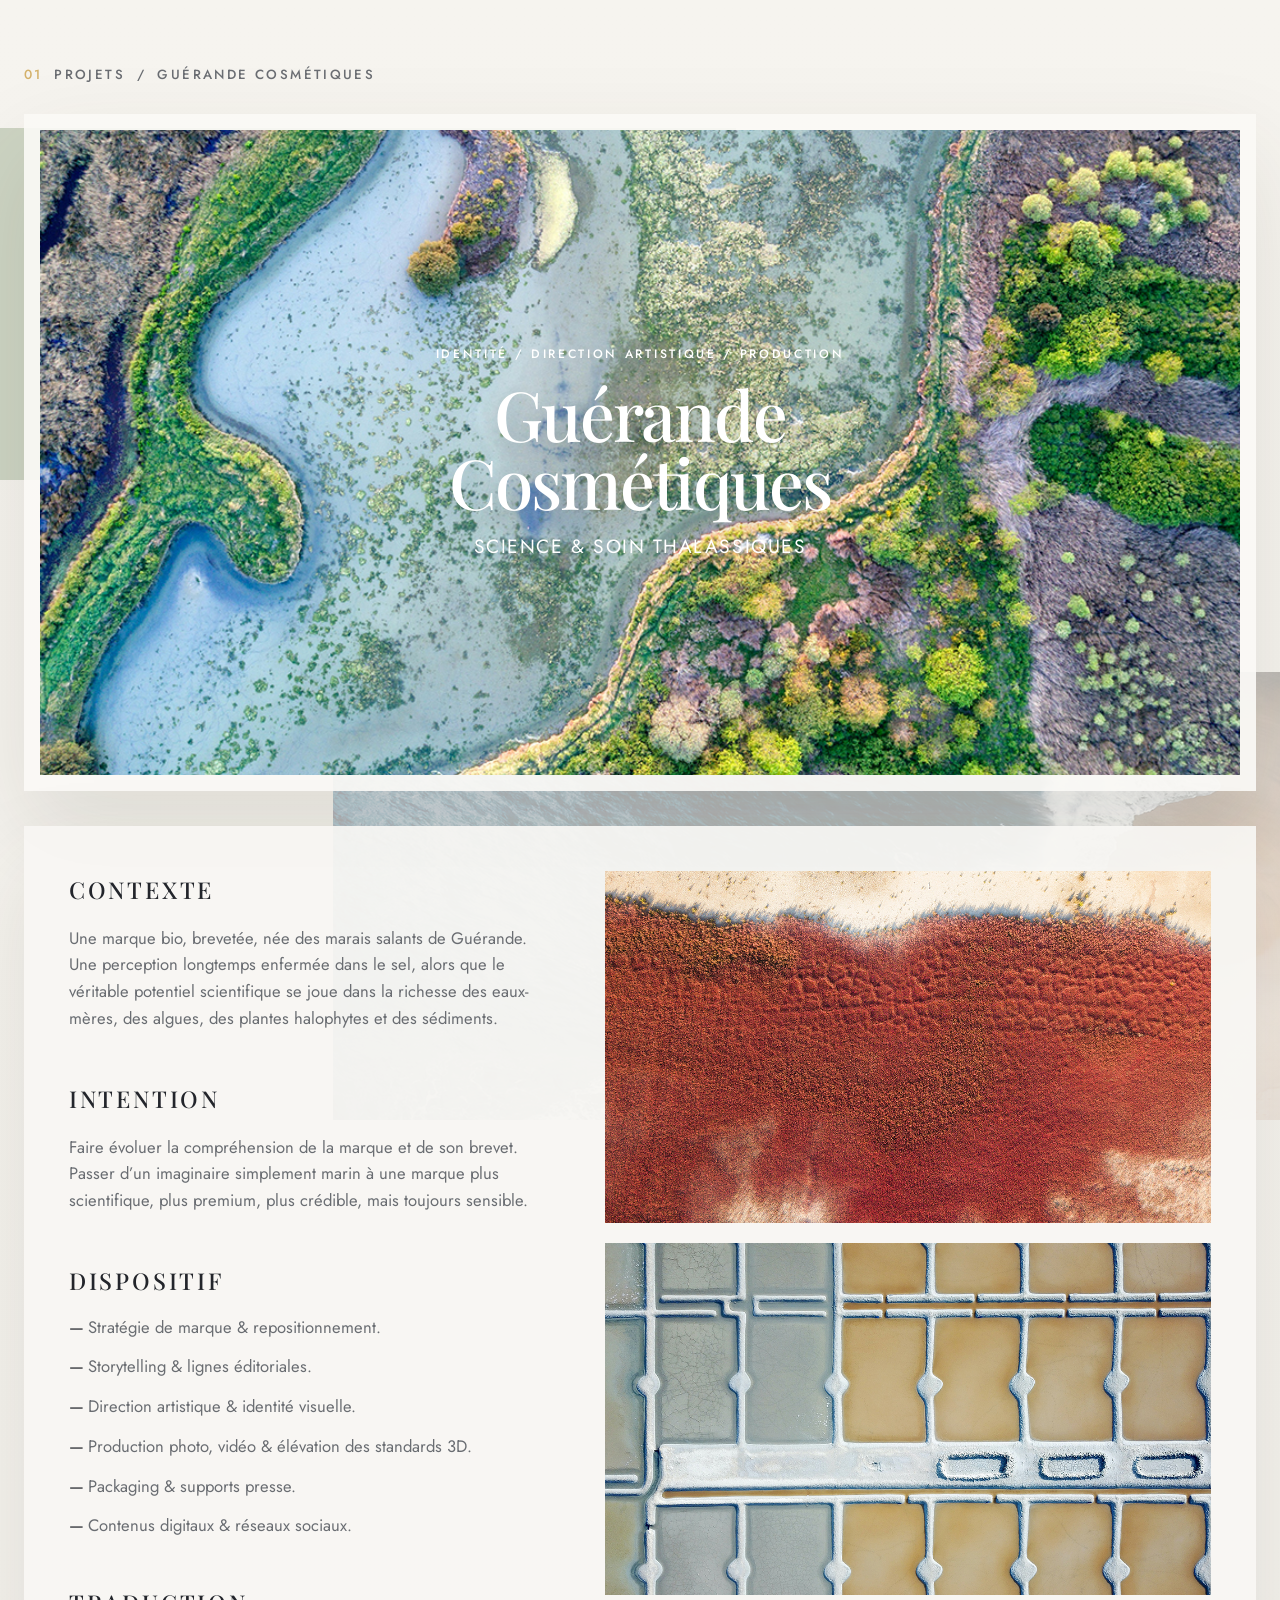
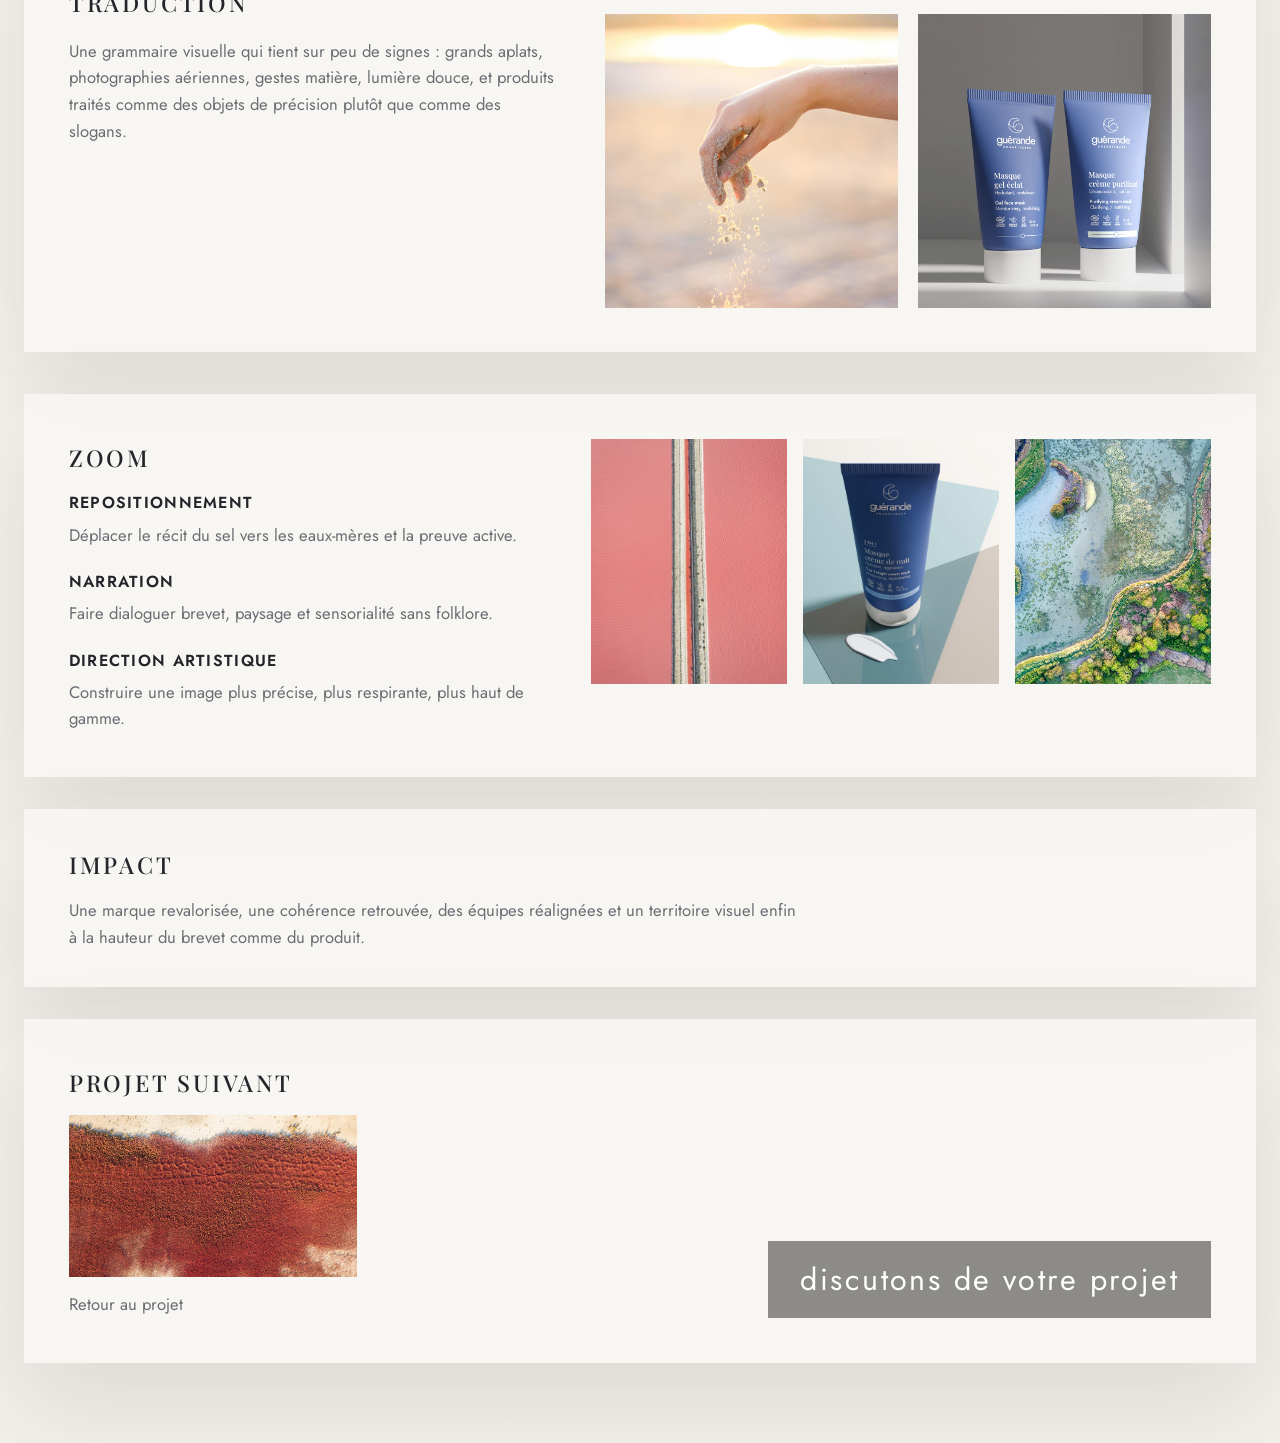
<file: index.html>
<!DOCTYPE html>
<html lang="fr">
<head>
    <meta charset="UTF-8">
    <meta name="viewport" content="width=device-width, initial-scale=1.0">
    <title>Projet — Guérande Cosmétiques | Baco.work</title>
    <meta
        name="description"
        content="Page projet Guérande Cosmétiques, pensée comme une étude de cas portfolio, entre territoire, repositionnement et direction artistique."
    >
    <link rel="preconnect" href="https://fonts.googleapis.com">
    <link rel="preconnect" href="https://fonts.gstatic.com" crossorigin>
    <link href="https://fonts.googleapis.com/css2?family=Jost:wght@300;400;500;600&family=Playfair+Display:ital,wght@0,500;0,600;1,500&display=swap" rel="stylesheet">
    <link rel="stylesheet" href="style.css">
</head>
<body>
    <div class="ambient ambient--top" aria-hidden="true"></div>
    <div class="ambient ambient--bottom" aria-hidden="true"></div>

    <main class="project-page" id="top">
        <nav class="breadcrumb reveal">
            <span class="project-index">01</span>
            <span>PROJETS</span>
            <span>/</span>
            <span>GUÉRANDE COSMÉTIQUES</span>
        </nav>

        <header class="hero-panel reveal">
            <figure class="hero-media">
                <img
                    src="media/olivier-mesnage-x0_WocZ0Cjw-unsplash.jpg"
                    alt="Vue aérienne des marais salants aux teintes minérales et végétales."
                    loading="eager"
                >
                <figcaption class="hero-copy">
                    <p class="project-tags">IDENTITÉ / DIRECTION ARTISTIQUE / PRODUCTION</p>
                    <h1>Guérande Cosmétiques</h1>
                    <p class="project-baseline">Science &amp; soin thalassiques</p>
                </figcaption>
            </figure>
        </header>

        <section class="project-content">
            <div class="content-left">
                <article class="text-block reveal">
                    <h2>CONTEXTE</h2>
                    <p>
                        Une marque bio, brevetée, née des marais salants de Guérande.
                        Une perception longtemps enfermée dans le sel, alors que le
                        véritable potentiel scientifique se joue dans la richesse des
                        eaux-mères, des algues, des plantes halophytes et des sédiments.
                    </p>
                </article>

                <article class="text-block reveal">
                    <h2>INTENTION</h2>
                    <p>
                        Faire évoluer la compréhension de la marque et de son brevet.
                        Passer d’un imaginaire simplement marin à une marque plus
                        scientifique, plus premium, plus crédible, mais toujours sensible.
                    </p>
                </article>

                <article class="text-block reveal">
                    <h2>DISPOSITIF</h2>
                    <ul class="detail-list">
                        <li>Stratégie de marque & repositionnement.</li>
                        <li>Storytelling & lignes éditoriales.</li>
                        <li>Direction artistique & identité visuelle.</li>
                        <li>Production photo, vidéo & élévation des standards 3D.</li>
                        <li>Packaging & supports presse.</li>
                        <li>Contenus digitaux & réseaux sociaux.</li>
                    </ul>
                </article>

                <article class="text-block reveal">
                    <h2>TRADUCTION</h2>
                    <p>
                        Une grammaire visuelle qui tient sur peu de signes&nbsp;:
                        grands aplats, photographies aériennes, gestes matière,
                        lumière douce, et produits traités comme des objets de
                        précision plutôt que comme des slogans.
                    </p>
                </article>
            </div>

            <div class="content-right">
                <figure class="media-card media-card--wide reveal">
                    <img
                        src="media/olivier-mesnage-NhIEeoj_h-Y-unsplash.jpg"
                        alt="Vue aérienne d'une salicorne rouge formant une nappe dense contre une bande claire."
                        loading="lazy"
                    >
                </figure>

                <figure class="media-card media-card--wide reveal">
                    <img
                        src="media/olivier-mesnage-g-5t3sQTARA-unsplash.jpg"
                        alt="Détail graphique des marais salants, entre lignes minérales et bassins ocre."
                        loading="lazy"
                    >
                </figure>

                <div class="media-row reveal">
                    <figure class="media-card media-card--square">
                        <img
                            src="media/meghan-schiereck-Kn_j6xTPuYA-unsplash.jpg"
                            alt="Main laissant filer du sable dans une lumière dorée."
                            loading="lazy"
                        >
                    </figure>
                    <figure class="media-card media-card--square">
                        <img
                            src="media/491204653-1100138258818194-1669315162402586685-n.jpg"
                            alt="Deux soins Guérande Cosmétiques sur fond architectural gris."
                            loading="lazy"
                        >
                    </figure>
                </div>
            </div>
        </section>

        <section class="zoom-section">
            <div class="zoom-copy reveal">
                <h2>ZOOM</h2>
                <div class="zoom-grid">
                    <article>
                        <h3>Repositionnement</h3>
                        <p>Déplacer le récit du sel vers les eaux-mères et la preuve active.</p>
                    </article>
                    <article>
                        <h3>Narration</h3>
                        <p>Faire dialoguer brevet, paysage et sensorialité sans folklore.</p>
                    </article>
                    <article>
                        <h3>Direction artistique</h3>
                        <p>Construire une image plus précise, plus respirante, plus haut de gamme.</p>
                    </article>
                </div>
            </div>

            <div class="gallery-grid reveal">
                <figure class="media-card media-card--gallery">
                    <img
                        src="media/melina-kiefer-9lArD_umsfo-unsplash.jpg"
                        alt="Vue verticale rose des salines."
                        loading="lazy"
                    >
                </figure>
                <figure class="media-card media-card--gallery">
                    <img
                        src="media/524893804-1186177053547647-8052822903364409943-n.jpg"
                        alt="Produit Guérande Cosmétiques posé sur un plan bleu glacé."
                        loading="lazy"
                    >
                </figure>
                <figure class="media-card media-card--gallery">
                    <img
                        src="media/olivier-mesnage-x0_WocZ0Cjw-unsplash.jpg"
                        alt="Vue aérienne fluide des salines et de la végétation."
                        loading="lazy"
                    >
                </figure>
            </div>
        </section>

        <section class="impact-section reveal">
            <h2>IMPACT</h2>
            <p>
                Une marque revalorisée, une cohérence retrouvée, des équipes réalignées
                et un territoire visuel enfin à la hauteur du brevet comme du produit.
            </p>
        </section>

        <footer class="footer-cta reveal">
            <div class="next-project">
                <h2>PROJET SUIVANT</h2>
                <a class="next-card" href="#top">
                    <img
                        src="media/olivier-mesnage-NhIEeoj_h-Y-unsplash.jpg"
                        alt="Aperçu abstrait des marais salants."
                        loading="lazy"
                    >
                    <span>Retour au projet</span>
                </a>
            </div>

            <div class="cta-box">
                <a href="https://baco.work" class="cta-button">discutons de votre projet</a>
            </div>
        </footer>
    </main>

    <script>
        document.addEventListener("DOMContentLoaded", () => {
            const observer = new IntersectionObserver(
                (entries) => {
                    entries.forEach((entry) => {
                        if (!entry.isIntersecting) return;
                        entry.target.classList.add("is-visible");
                        observer.unobserve(entry.target);
                    });
                },
                { threshold: 0.16, rootMargin: "0px 0px -60px 0px" }
            );

            document.querySelectorAll(".reveal").forEach((element) => observer.observe(element));
        });
    </script>
</body>
</html>
</file>
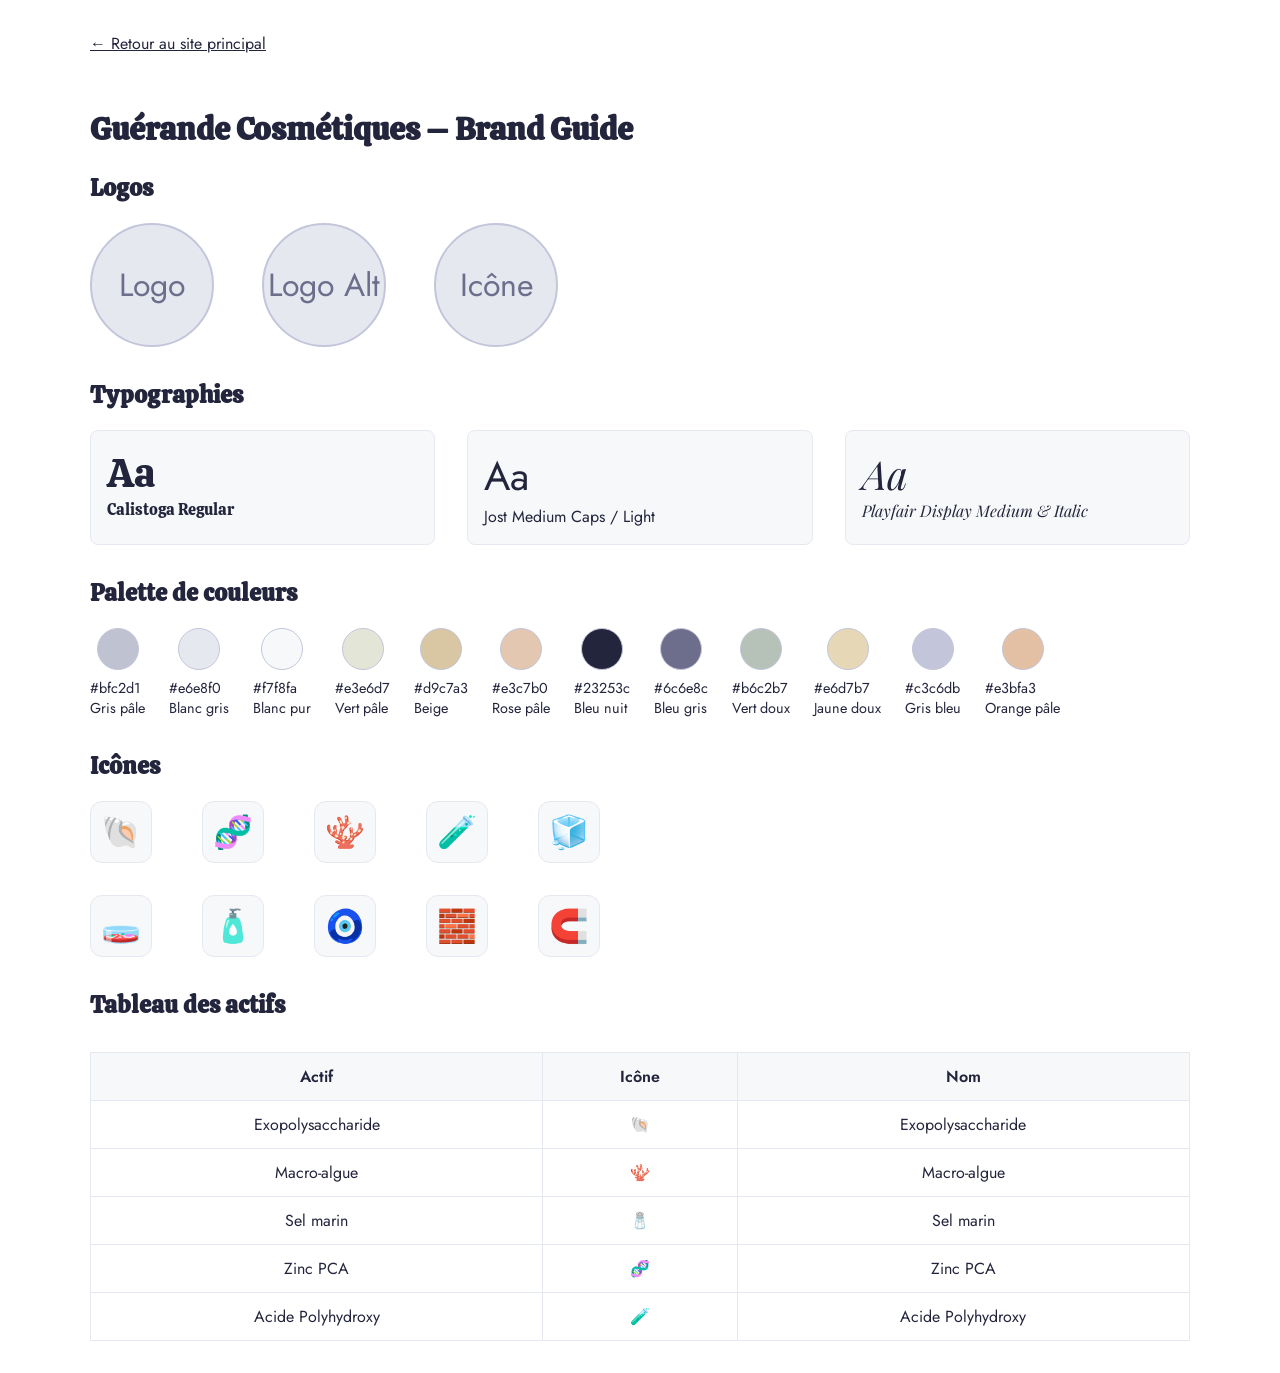
<file: brand-guide.html>
<!DOCTYPE html>
<html lang="fr">
<head>
  <meta charset="UTF-8">
  <meta name="viewport" content="width=device-width, initial-scale=1.0">
  <title>Guérande Cosmétiques – Brand Guide</title>
  <link href="https://fonts.googleapis.com/css2?family=Calistoga&family=Jost:wght@400;600&family=Playfair+Display:ital,wght@0,400;0,700;1,400&display=swap" rel="stylesheet">
  <style>
    body {font-family: 'Jost', Arial, sans-serif;background: #fff;color: #23253c;margin: 0;padding: 0;}
    .container {max-width: 1100px;margin: 0 auto;padding: 2rem;}
    h1, h2, h3 {font-family: 'Calistoga', 'Playfair Display', serif;color: #23253c;}
    .logo-row {display: flex;gap: 3rem;align-items: center;margin-bottom: 2rem;}
    .logo-placeholder {width: 120px; height: 120px;background: #e6e8f0;border-radius: 50%;display: flex; align-items: center; justify-content: center;font-size: 2rem; color: #6c6e8c;border: 2px solid #c3c6db;}
    .font-samples {display: flex;gap: 2rem;margin-bottom: 2rem;}
    .font-sample {flex: 1;padding: 1rem;background: #f7f8fa;border-radius: 8px;border: 1px solid #e6e8f0;}
    .palette {display: flex;gap: 1.5rem;margin-bottom: 2rem;}
    .color {display: flex;flex-direction: column;align-items: center;font-size: 0.9rem;}
    .swatch {width: 40px; height: 40px;border-radius: 50%;margin-bottom: 0.5rem;border: 1px solid #c3c6db;}
    .icons-grid {display: grid;grid-template-columns: repeat(5, 80px);gap: 2rem;margin-bottom: 2rem;justify-content: start;}
    .icon-placeholder {width: 60px; height: 60px;background: #f7f8fa;border-radius: 12px;display: flex; align-items: center; justify-content: center;border: 1px solid #e6e8f0;color: #6c6e8c;font-size: 2rem;}
    .actifs-table {margin-top: 2rem;border-collapse: collapse;width: 100%;}
    .actifs-table th, .actifs-table td {border: 1px solid #e6e8f0;padding: 0.75rem;text-align: center;}
    .actifs-table th {background: #f7f8fa;font-weight: 600;}
    .brand-link {display: inline-block;margin-bottom: 2rem;color: #23253c;text-decoration: underline;font-size: 1rem;}
  </style>
</head>
<body>
  <div class="container">
    <a href="index.html" class="brand-link">← Retour au site principal</a>
    <h1>Guérande Cosmétiques – Brand Guide</h1>
    <h2>Logos</h2>
    <div class="logo-row">
      <div class="logo-placeholder">Logo</div>
      <div class="logo-placeholder">Logo Alt</div>
      <div class="logo-placeholder">Icône</div>
    </div>
    <h2>Typographies</h2>
    <div class="font-samples">
      <div class="font-sample" style="font-family: 'Calistoga', serif;"><div style="font-size:2.5rem;">Aa</div>Calistoga Regular</div>
      <div class="font-sample" style="font-family: 'Jost', sans-serif;"><div style="font-size:2.5rem;">Aa</div>Jost Medium Caps / Light</div>
      <div class="font-sample" style="font-family: 'Playfair Display', serif; font-style:italic;"><div style="font-size:2.5rem;">Aa</div>Playfair Display Medium & Italic</div>
    </div>
    <h2>Palette de couleurs</h2>
    <div class="palette">
      <div class="color"><div class="swatch" style="background:#bfc2d1"></div>#bfc2d1<br>Gris pâle</div>
      <div class="color"><div class="swatch" style="background:#e6e8f0"></div>#e6e8f0<br>Blanc gris</div>
      <div class="color"><div class="swatch" style="background:#f7f8fa"></div>#f7f8fa<br>Blanc pur</div>
      <div class="color"><div class="swatch" style="background:#e3e6d7"></div>#e3e6d7<br>Vert pâle</div>
      <div class="color"><div class="swatch" style="background:#d9c7a3"></div>#d9c7a3<br>Beige</div>
      <div class="color"><div class="swatch" style="background:#e3c7b0"></div>#e3c7b0<br>Rose pâle</div>
      <div class="color"><div class="swatch" style="background:#23253c"></div>#23253c<br>Bleu nuit</div>
      <div class="color"><div class="swatch" style="background:#6c6e8c"></div>#6c6e8c<br>Bleu gris</div>
      <div class="color"><div class="swatch" style="background:#b6c2b7"></div>#b6c2b7<br>Vert doux</div>
      <div class="color"><div class="swatch" style="background:#e6d7b7"></div>#e6d7b7<br>Jaune doux</div>
      <div class="color"><div class="swatch" style="background:#c3c6db"></div>#c3c6db<br>Gris bleu</div>
      <div class="color"><div class="swatch" style="background:#e3bfa3"></div>#e3bfa3<br>Orange pâle</div>
    </div>
    <h2>Icônes</h2>
    <div class="icons-grid">
      <div class="icon-placeholder">🐚</div>
      <div class="icon-placeholder">🧬</div>
      <div class="icon-placeholder">🪸</div>
      <div class="icon-placeholder">🧪</div>
      <div class="icon-placeholder">🧊</div>
      <div class="icon-placeholder">🧫</div>
      <div class="icon-placeholder">🧴</div>
      <div class="icon-placeholder">🧿</div>
      <div class="icon-placeholder">🧱</div>
      <div class="icon-placeholder">🧲</div>
    </div>
    <h2>Tableau des actifs</h2>
    <table class="actifs-table">
      <tr>
        <th>Actif</th>
        <th>Icône</th>
        <th>Nom</th>
      </tr>
      <tr>
        <td>Exopolysaccharide</td>
        <td>🐚</td>
        <td>Exopolysaccharide</td>
      </tr>
      <tr>
        <td>Macro-algue</td>
        <td>🪸</td>
        <td>Macro-algue</td>
      </tr>
      <tr>
        <td>Sel marin</td>
        <td>🧂</td>
        <td>Sel marin</td>
      </tr>
      <tr>
        <td>Zinc PCA</td>
        <td>🧬</td>
        <td>Zinc PCA</td>
      </tr>
      <tr>
        <td>Acide Polyhydroxy</td>
        <td>🧪</td>
        <td>Acide Polyhydroxy</td>
      </tr>
    </table>
  </div>
</body>
</html>
</file>
<file: style.css>
:root {
    --paper: #f4f1eb;
    --paper-strong: #f8f7f3;
    --ink: #23252b;
    --muted: #6a6d72;
    --line: rgba(35, 37, 43, 0.12);
    --shadow: 0 40px 90px rgba(66, 58, 41, 0.12);
    --sand: #e7cf94;
    --sage: #c4cdba;
    --slate: #78899a;
    --accent: #d4b16a;
    --frame: min(1260px, calc(100vw - 3rem));
}

* {
    box-sizing: border-box;
}

html {
    scroll-behavior: smooth;
}

body {
    margin: 0;
    background: linear-gradient(180deg, #f6f4ef 0%, #f2f0eb 100%);
    color: var(--ink);
    font-family: "Jost", sans-serif;
    line-height: 1.6;
    overflow-x: hidden;
    -webkit-font-smoothing: antialiased;
}

img {
    display: block;
    width: 100%;
    max-width: 100%;
}

a {
    color: inherit;
    text-decoration: none;
}

.ambient {
    position: fixed;
    z-index: 0;
    pointer-events: none;
    filter: blur(0.2px);
}

.ambient--top {
    top: 8rem;
    left: 0;
    width: min(58vw, 46rem);
    height: 22rem;
    background: rgba(196, 205, 186, 0.82);
}

.ambient--bottom {
    right: 0;
    top: 42rem;
    width: min(74vw, 62rem);
    height: 28rem;
    background:
        linear-gradient(rgba(255, 255, 255, 0.15), rgba(255, 255, 255, 0.15)),
        url("media/iswanto-arif-OJ74pFtrYi0-unsplash.jpg") center/cover;
    opacity: 0.32;
}

.project-page {
    position: relative;
    z-index: 1;
    width: var(--frame);
    margin: 0 auto;
    padding: 4rem 0 5rem;
}

.breadcrumb,
.hero-panel,
.project-content,
.zoom-section,
.impact-section,
.footer-cta {
    position: relative;
}

.breadcrumb {
    display: flex;
    align-items: center;
    gap: 0.72rem;
    margin: 0 0 1.8rem;
    color: var(--muted);
    font-size: 0.83rem;
    font-weight: 500;
    letter-spacing: 0.18em;
    text-transform: uppercase;
}

.project-index {
    color: var(--accent);
}

.hero-panel {
    margin-bottom: 2.2rem;
}

.hero-media {
    position: relative;
    margin: 0;
    padding: 1rem;
    background: rgba(250, 249, 246, 0.92);
    box-shadow: var(--shadow);
}

.hero-media img {
    aspect-ratio: 16 / 8.6;
    object-fit: cover;
}

.hero-copy {
    position: absolute;
    inset: 50% auto auto 50%;
    width: min(40rem, calc(100% - 4rem));
    transform: translate(-50%, -50%);
    text-align: center;
    color: white;
    text-shadow: 0 12px 28px rgba(24, 29, 35, 0.2);
}

.project-tags {
    margin: 0 0 1rem;
    font-size: 0.76rem;
    font-weight: 500;
    letter-spacing: 0.22em;
    text-transform: uppercase;
}

.hero-copy h1,
.text-block h2,
.zoom-copy h2,
.impact-section h2,
.next-project h2 {
    font-family: "Playfair Display", serif;
    font-weight: 500;
}

.hero-copy h1 {
    margin: 0;
    font-size: clamp(2.7rem, 5.4vw, 5rem);
    line-height: 0.98;
    letter-spacing: -0.03em;
}

.project-baseline {
    margin: 0.95rem 0 0;
    font-size: clamp(1rem, 1.5vw, 1.25rem);
    letter-spacing: 0.08em;
    text-transform: uppercase;
}

.project-content {
    display: grid;
    grid-template-columns: minmax(18rem, 0.8fr) minmax(28rem, 1fr);
    gap: clamp(2.4rem, 4vw, 4.6rem);
    margin-bottom: 2.6rem;
    padding: 2.8rem;
    background: rgba(248, 247, 243, 0.92);
    box-shadow: var(--shadow);
}

.content-left {
    display: grid;
    align-content: start;
    gap: 2rem;
}

.text-block h2,
.zoom-copy h2,
.impact-section h2,
.next-project h2 {
    margin: 0 0 0.9rem;
    font-size: 1.45rem;
    letter-spacing: 0.12em;
}

.text-block p,
.text-block li,
.zoom-grid p,
.impact-section p,
.next-card span {
    color: var(--muted);
    font-size: 1.04rem;
}

.detail-list {
    margin: 0;
    padding: 0;
    list-style: none;
}

.detail-list li {
    position: relative;
    margin-bottom: 0.82rem;
    padding-left: 1.2rem;
}

.detail-list li::before {
    content: "—";
    position: absolute;
    left: 0;
    color: var(--ink);
}

.content-right {
    display: grid;
    align-content: start;
    gap: 1.2rem;
}

.media-card {
    margin: 0;
    overflow: hidden;
    background: white;
}

.media-card img {
    height: 100%;
    object-fit: cover;
    transition: transform 320ms ease;
}

.media-card:hover img {
    transform: scale(1.025);
}

.media-card--wide {
    aspect-ratio: 16 / 9.3;
}

.media-row {
    display: grid;
    grid-template-columns: repeat(2, minmax(0, 1fr));
    gap: 1.2rem;
}

.media-card--square {
    aspect-ratio: 1 / 1;
}

.zoom-section {
    display: grid;
    grid-template-columns: minmax(18rem, 0.76fr) minmax(24rem, 1fr);
    gap: clamp(2.2rem, 4vw, 4rem);
    margin-bottom: 2rem;
    padding: 2.8rem;
    background: rgba(248, 247, 243, 0.92);
    box-shadow: var(--shadow);
}

.zoom-grid {
    display: grid;
    gap: 1.3rem;
}

.zoom-grid h3 {
    margin: 0 0 0.35rem;
    font-size: 1rem;
    font-weight: 600;
    letter-spacing: 0.08em;
    text-transform: uppercase;
}

.zoom-grid p {
    margin: 0;
}

.gallery-grid {
    display: grid;
    grid-template-columns: repeat(3, minmax(0, 1fr));
    gap: 1rem;
}

.media-card--gallery {
    aspect-ratio: 4 / 5;
}

.impact-section {
    margin-bottom: 2rem;
    padding: 2.3rem 2.8rem;
    background: rgba(248, 247, 243, 0.92);
    box-shadow: var(--shadow);
}

.impact-section p {
    max-width: 46rem;
    margin: 0;
}

.footer-cta {
    display: grid;
    grid-template-columns: minmax(18rem, 0.8fr) minmax(20rem, 0.9fr);
    gap: clamp(2rem, 4vw, 4rem);
    align-items: end;
    padding: 2.8rem;
    background: rgba(248, 247, 243, 0.92);
    box-shadow: var(--shadow);
}

.next-card {
    display: inline-grid;
    gap: 0.85rem;
    max-width: 18rem;
}

.next-card img {
    aspect-ratio: 16 / 9;
    object-fit: cover;
}

.cta-box {
    display: flex;
    justify-content: flex-end;
}

.cta-button {
    display: inline-flex;
    align-items: center;
    justify-content: center;
    min-width: 19rem;
    padding: 1.35rem 2rem;
    background: #8c8b87;
    color: white;
    font-size: 1.9rem;
    line-height: 1.1;
    letter-spacing: 0.08em;
    text-transform: lowercase;
    text-align: center;
    transition: transform 180ms ease, background-color 180ms ease;
}

.cta-button:hover {
    transform: translateY(-2px);
    background: #73726e;
}

.reveal {
    opacity: 0;
    transform: translateY(28px);
    transition: opacity 0.7s cubic-bezier(0.16, 1, 0.3, 1), transform 0.7s cubic-bezier(0.16, 1, 0.3, 1);
}

.reveal.is-visible {
    opacity: 1;
    transform: translateY(0);
}

@media (max-width: 1100px) {
    .project-page {
        width: min(100vw - 2rem, 860px);
        padding-top: 2rem;
    }

    .project-content,
    .zoom-section,
    .footer-cta {
        grid-template-columns: 1fr;
    }

    .cta-box {
        justify-content: flex-start;
    }

    .hero-copy {
        width: min(30rem, calc(100% - 3rem));
    }
}

@media (max-width: 760px) {
    .project-page {
        width: min(100vw - 1rem, 100%);
    }

    .ambient--top,
    .ambient--bottom {
        display: none;
    }

    .project-content,
    .zoom-section,
    .impact-section,
    .footer-cta {
        padding: 1.2rem;
    }

    .breadcrumb {
        flex-wrap: wrap;
        gap: 0.45rem;
        font-size: 0.72rem;
    }

    .hero-media {
        padding: 0.55rem;
    }

    .hero-media img {
        aspect-ratio: 4 / 5;
    }

    .hero-copy {
        width: calc(100% - 2rem);
    }

    .project-tags {
        font-size: 0.68rem;
    }

    .media-row,
    .gallery-grid {
        grid-template-columns: 1fr;
    }

    .cta-button {
        width: 100%;
        min-width: 0;
        font-size: 1.35rem;
    }
}
</file>
